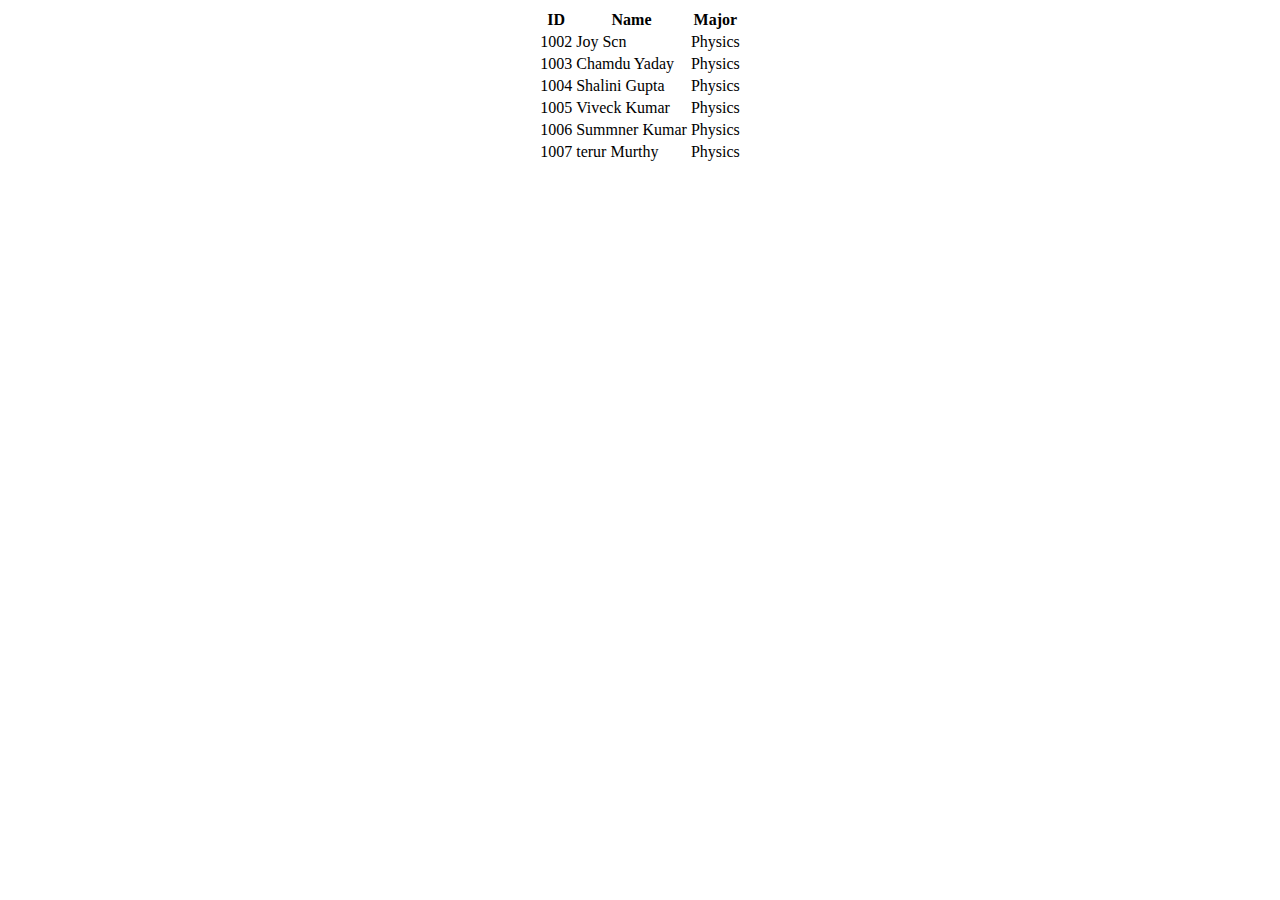
<file: botao.css/index.html>
<!DOCTYPE html>
<html lang="en">
<head>
    <meta charset="UTF-8">
    <meta name="viewport" content="width=device-width, initial-scale=1.0">
    <title>Document</title>
    <link rel="stylesheet" href="style.css">
</head>
<body>
    <div class="container">
        <table class="bordered striped centered highlight responsive-table">
            <thead>
                <tr>
                    <th>ID</th>
                    <th>Name</th>
                    <th>Major</th>
                </tr>
            </thead>
                <tr>
                    <td>1002</td>
                    <td>Joy Scn</td>
                    <td>Physics</td>                    
                </tr>
                <tr>
                    <td>1003</td>
                    <td>Chamdu Yaday</td>
                    <td>Physics</td>                    
                </tr>
                <tr>
                    <td>1004</td>
                    <td>Shalini Gupta</td>
                    <td>Physics</td>                    
                </tr>
                <tr>
                    <td>1005</td>
                    <td>Viveck Kumar</td>
                    <td>Physics</td>                    
                </tr>
                <tr>
                    <td>1006</td>
                    <td>Summner Kumar</td>
                    <td>Physics</td>                    
                </tr>
                <tr>
                    <td>1007</td>
                    <td>terur Murthy</td>
                    <td>Physics</td>                    
                </tr>
        </table>
    </div>
</body>
</html>
</file>
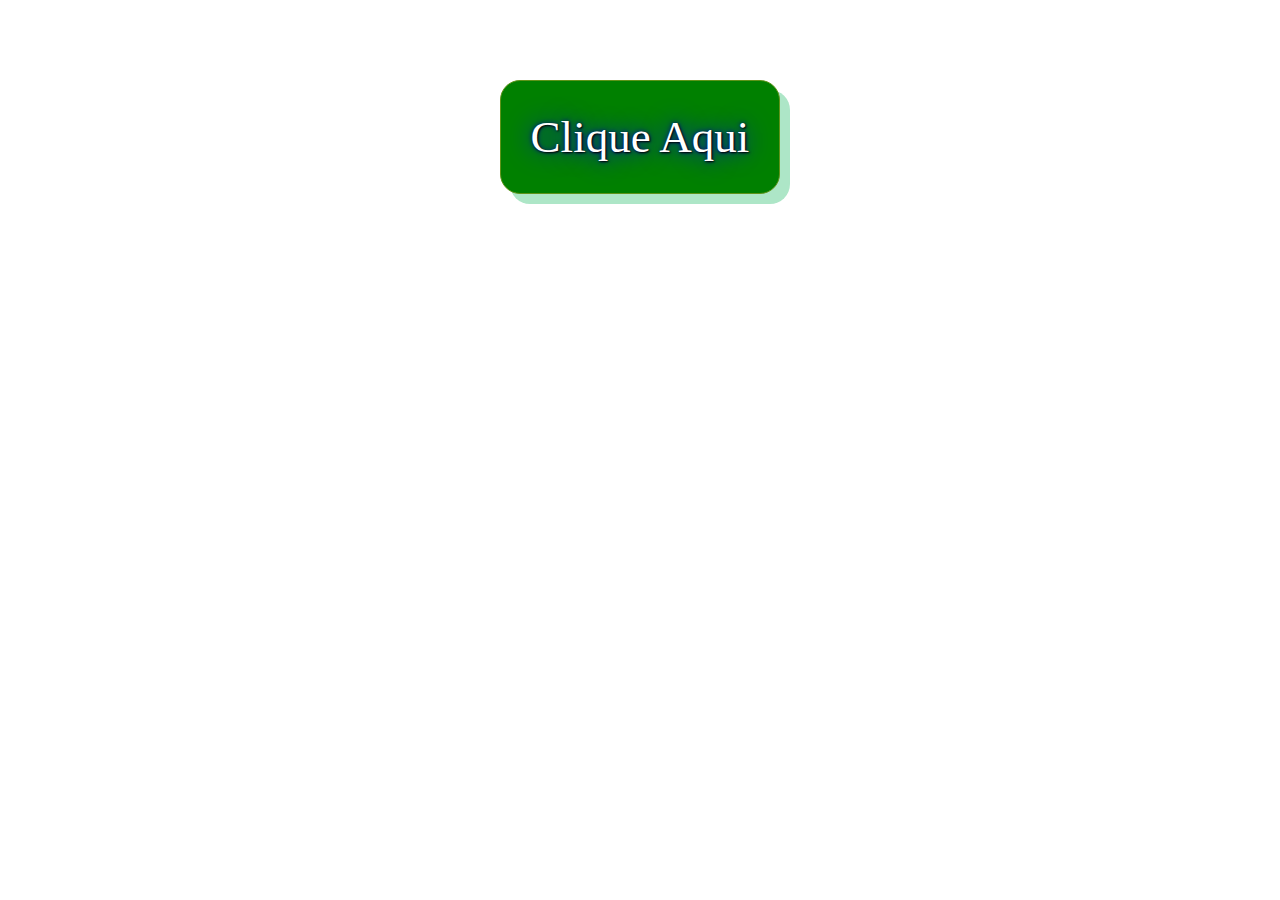
<file: botaocss/index.html>
<!DOCTYPE html>
<html lang="en">
<head>
    <meta charset="UTF-8">
    <meta name="viewport" content="width=device-width, initial-scale=1.0">
    <link rel="stylesheet" href="style.css">
    <title>Document</title>
</head>
<body>
    <a href="">Clique Aqui</a>
</body>
</html>
</file>
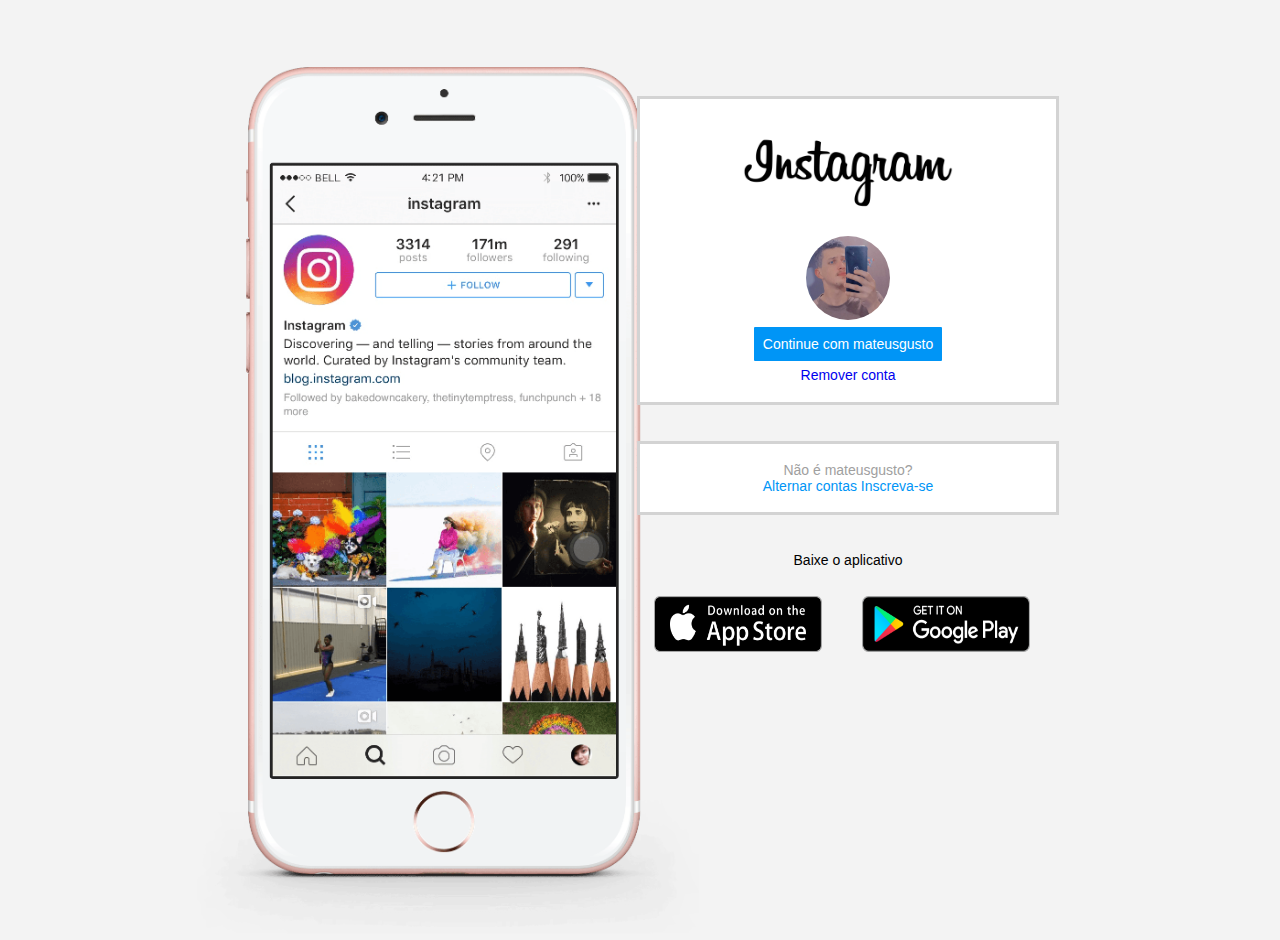
<file: Clonando o instagran -  dio.me/index.html>
<!DOCTYPE html>
<html lang="en">
<head>
    <meta charset="UTF-8">
    <meta http-equiv="X-UA-Compatible" content="IE=edge">
    <meta name="viewport" content="width=device-width, initial-scale=1.0">
    <title>Document</title>
    <link rel="stylesheet" href="style.css">
</head>
<body>
    <div class="instagran-wrapper">
        <div class="instagran-phone">
            <img src="./Img/socialmidia.png" alt="celular">
        </div>
        
        <div class="instagran-continue">
            <div class="group">

                <img src="./Img/Instagram-Logo-2010-2013.png" alt="">
                <div class="profile-photo">
                    <img src="./Img/perfil-foto.webp" alt="foto de perfil">
                </div>
                <a href="#" class="instagran-login">Continue com mateusgusto</a>
                <a href="#" clss="instagran-logout">Remover conta</a>
            </div>
            <div class="group">
                <p class="not-account">Não é mateusgusto?</p>
                <p class="not-account">
                    <span class="link-blue">Alternar contas</span>
                    <span class="link-blue">Inscreva-se</span>
                </p>
            </div>
            <div class="get-the-app">
                <p class="get-app">Baixe o aplicativo</p>
                <div class="dowload">
                    <a href="#" class="app-dowload">
                        <img src="Img/apple-button.png" alt="">
                    </a>
                    <a href="#" class="app-dowload">
                        <img src="Img/googleplay-button.png" alt="">
                    </a>
                </div>

            </div>
        </div>
    </div>
</body>
</html>
</file>
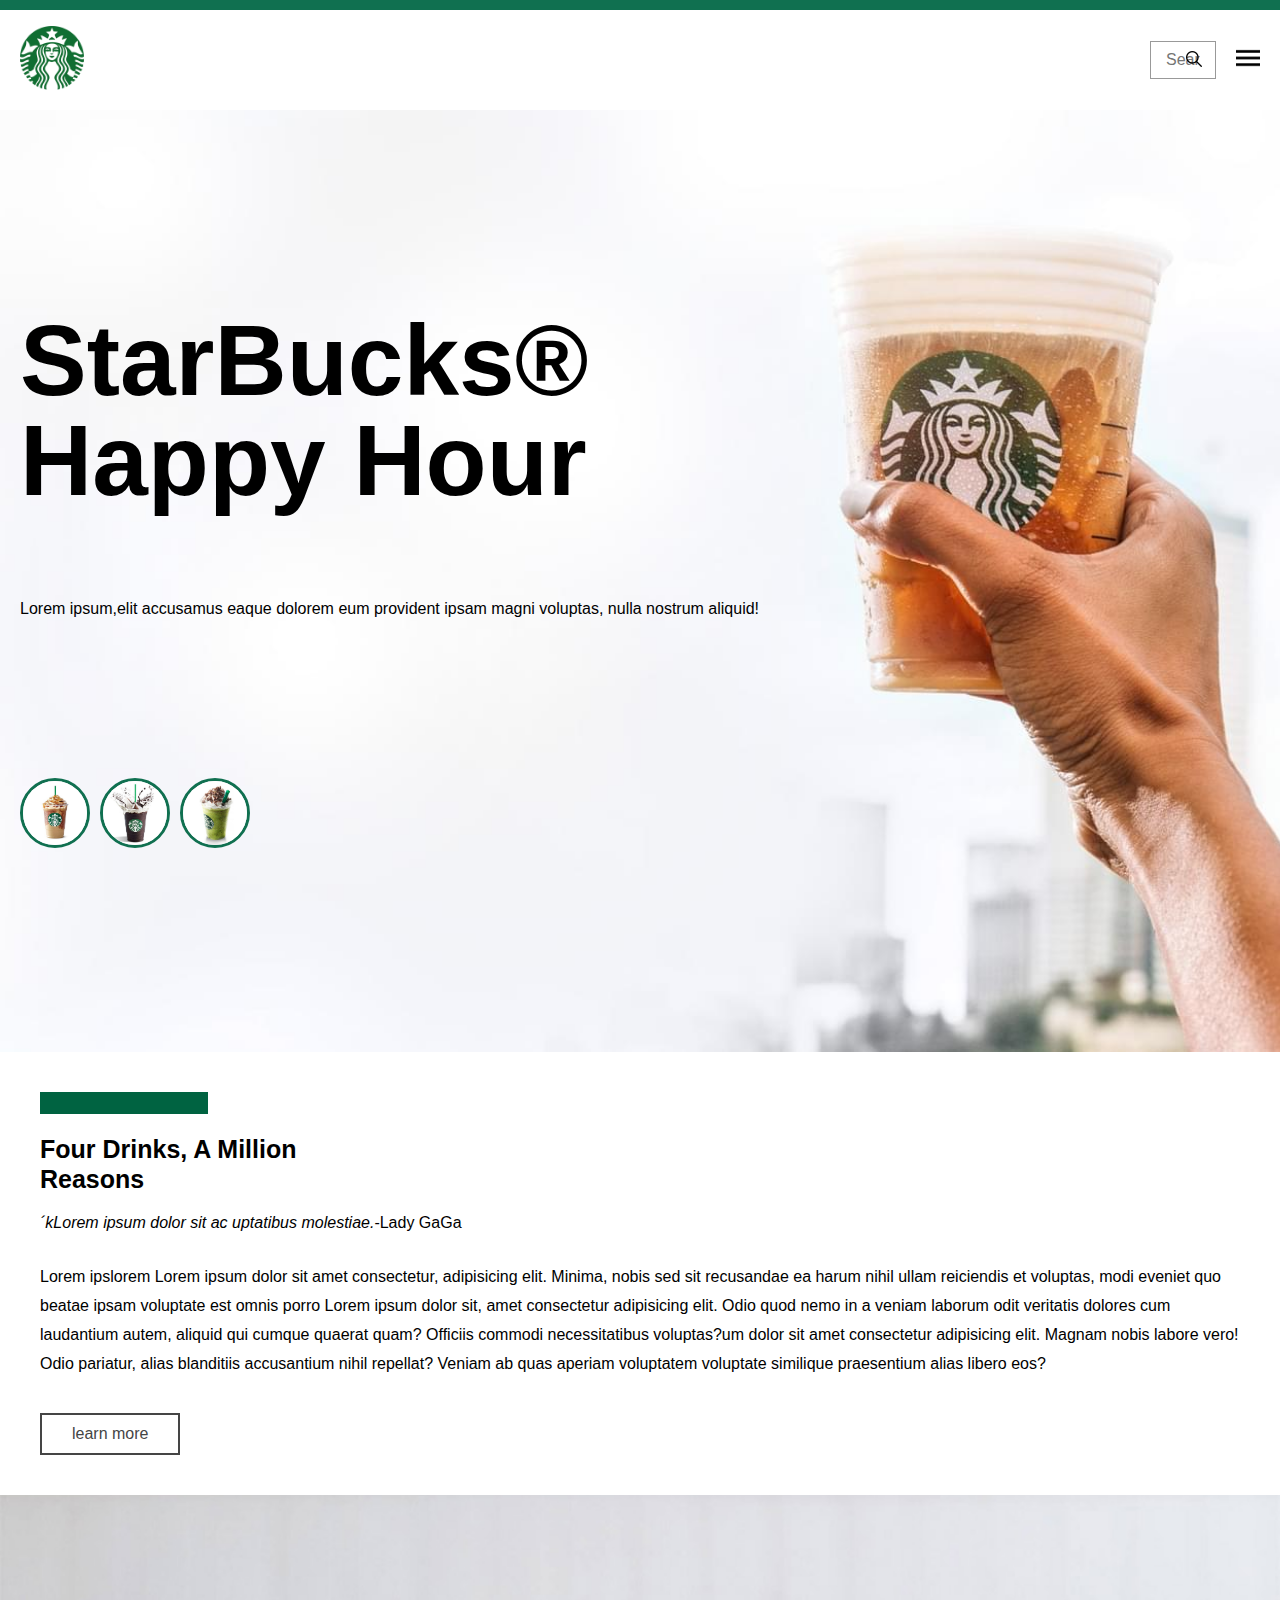
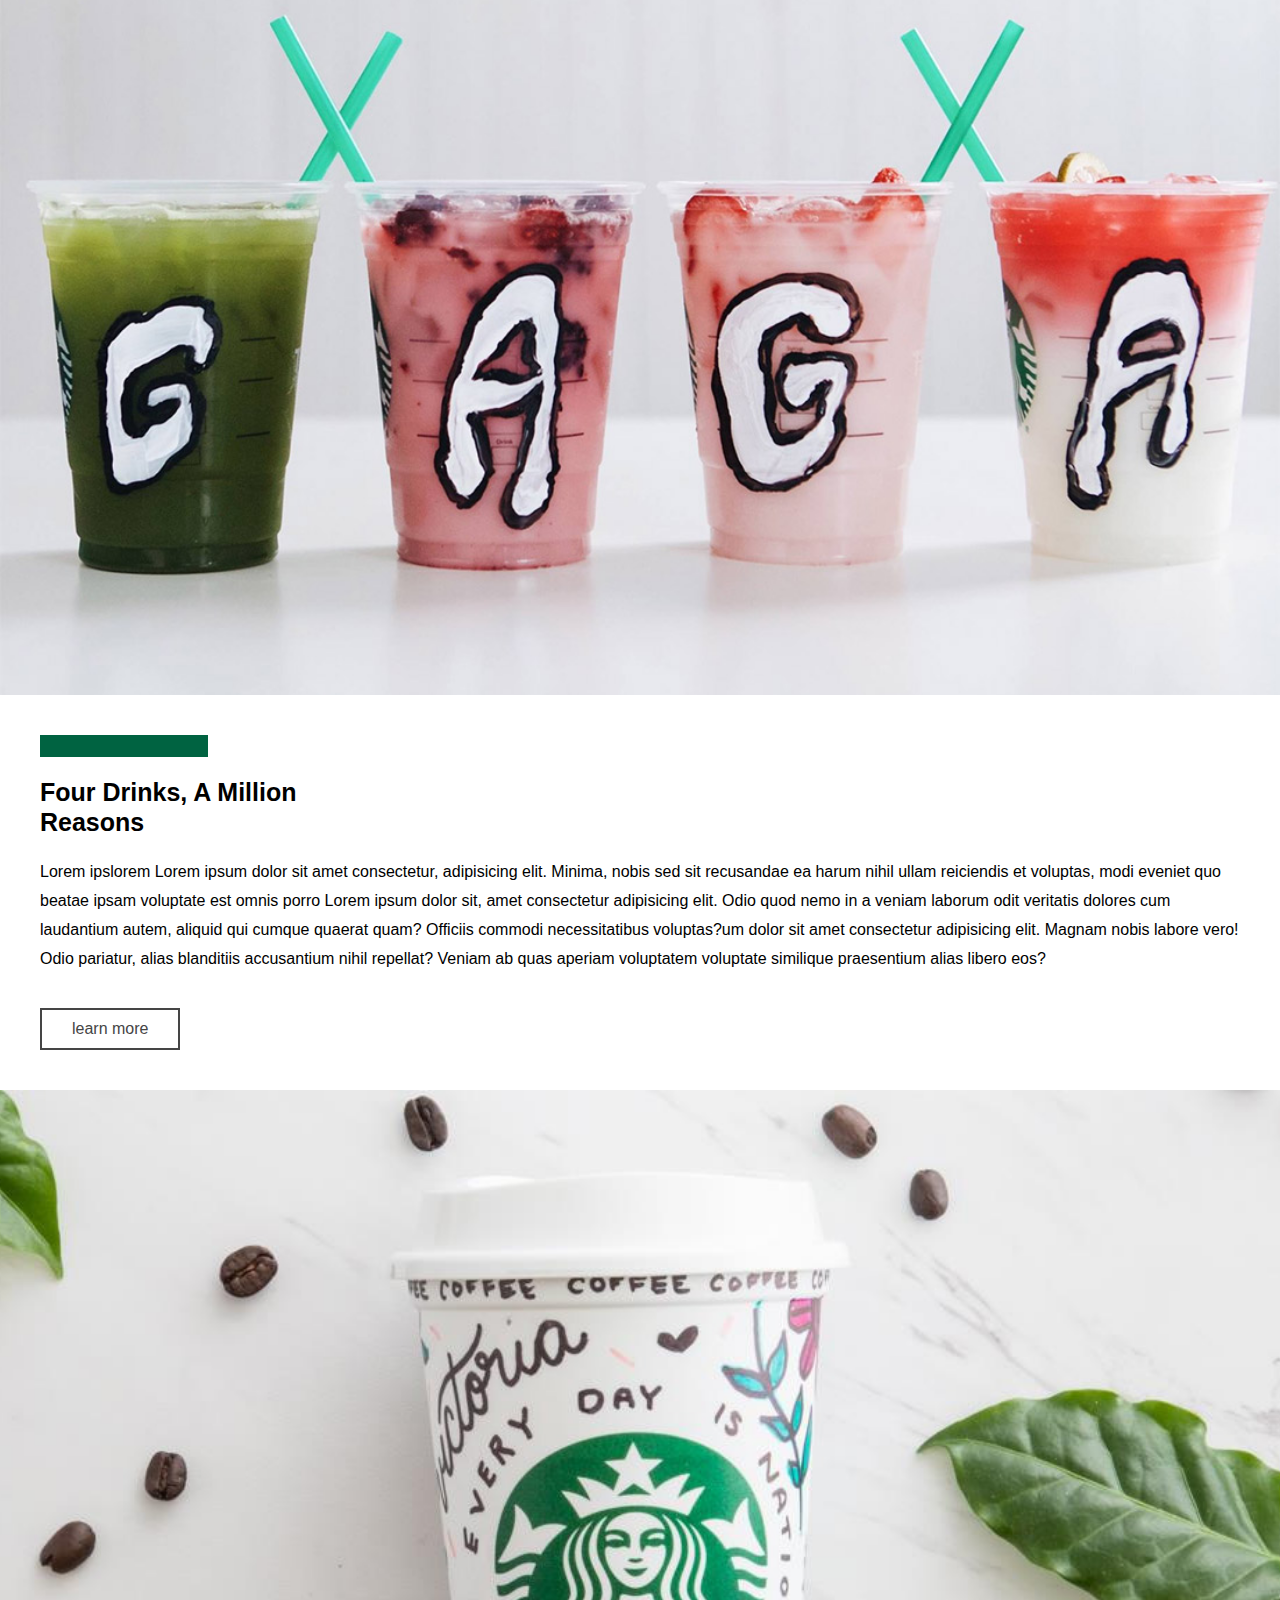
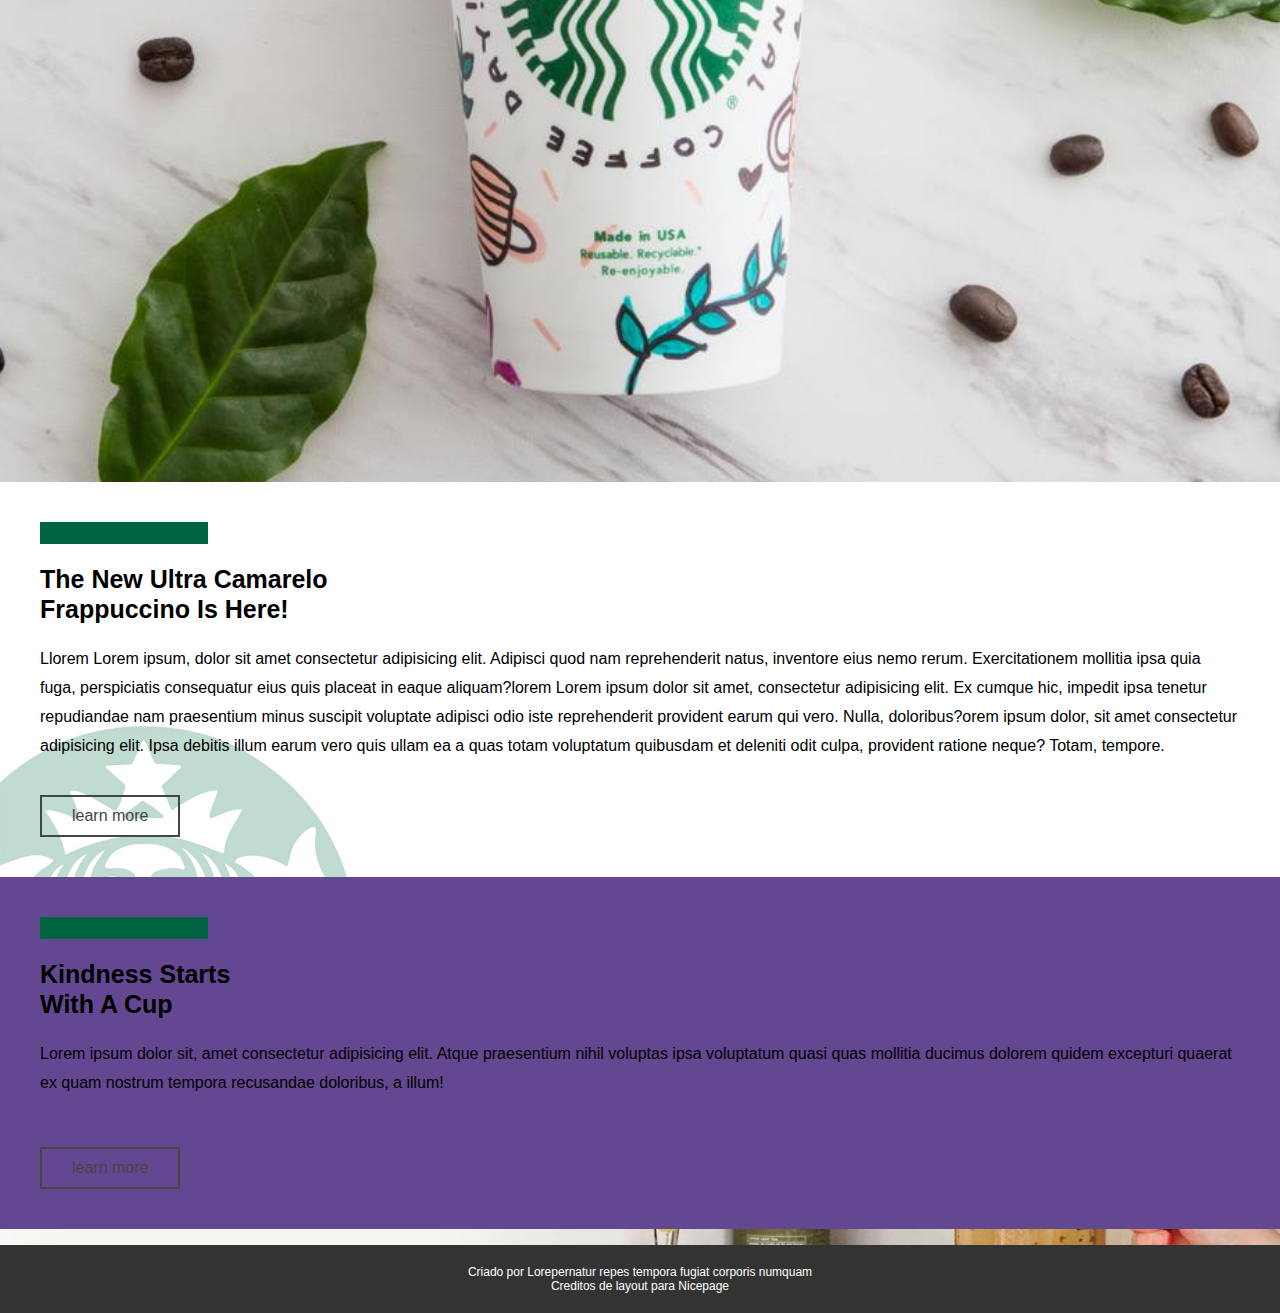
<file: Praticando/index.html>
<!DOCTYPE html>
<html lang="en">
<head>
    <meta charset="UTF-8">
    <meta name="viewport" content="width=device-width, initial-scale=1.0">
    <title>StarBucks°</title>
    <link rel="stylesheet" href="assets/css/style.css">
    <link rel="preconnect" href="https://fonts.googleapis.com"> <link rel="preconnect" href="https://fonts.gstatic.com" crossorigin> <link href="https: //fonts.googleapis.com/css2?family=Oswald:wght@700&display=swap" rel="stylesheet">
</head>
<body>
    <header> 
        <div class="line"></div>
    <div class="container header--area">
            <div class="header-left">
                <a href=""><img src="./logo.png" alt=""></a>
            </div>
        

        <div class="header--right">
            <div class="header--search">
                <form action="">
                    <input type="text" name="search" placeholder="Search">
                    <button>
                        <img src="./loupe.png" alt="">
                    </button>
                </form>
            </div>
            <div class="header--menu">
                <img src="./menu.png" alt="">
            </div>
        </div>
    </div>

    </header>

    <section class="banner">
        <div class="container">
            <h1>StarBucks®<br>Happy Hour</h1>
            <span>Lorem ipsum,elit accusamus eaque dolorem eum provident ipsam magni voluptas, nulla nostrum aliquid!</span>
            <div class="banner--imagens">
                <img src="./c1.jpg" alt=""><img src="./c2.jpg" alt=""><img src="./c3.jpg" alt="">
            </div>
        </div>

    </section>

    <section class="area1">
        <div class="area1--content">
            <div class="bar"></div>
            <h2>Four Drinks, A Million <br>Reasons</h2>
            <p class="italic"><em>´kLorem ipsum dolor sit ac uptatibus molestiae.</em>-Lady GaGa</p>
            <p class="area1--text">Lorem ipslorem
                Lorem ipsum dolor sit amet consectetur, adipisicing elit. Minima, nobis sed sit recusandae ea harum nihil ullam reiciendis et voluptas, modi eveniet quo beatae ipsam voluptate est omnis porro <architecto class="lorem">Lorem ipsum dolor sit, amet consectetur adipisicing elit. Odio quod nemo in a veniam laborum odit veritatis dolores cum laudantium autem, aliquid qui cumque quaerat quam? Officiis commodi necessitatibus voluptas?</architecto>um dolor sit amet consectetur adipisicing elit. Magnam nobis labore vero! Odio pariatur, alias blanditiis accusantium nihil repellat? Veniam ab quas aperiam voluptatem voluptate similique praesentium alias libero eos?</p>

            <a href="" class="button">learn more</a>
        </div>
        <div class="area1--img1"></div>
        <div class="area1--img2"></div>
    </section>

    <section class="area2">
        <div class="area2--content">
            <div class="bar"></div>
            <h2>Four Drinks, A Million <br>Reasons</h2>
            
            <p class="area2--text">Lorem ipslorem
                Lorem ipsum dolor sit amet consectetur, adipisicing elit. Minima, nobis sed sit recusandae ea harum nihil ullam reiciendis et voluptas, modi eveniet quo beatae ipsam voluptate est omnis porro <architecto class="lorem">Lorem ipsum dolor sit, amet consectetur adipisicing elit. Odio quod nemo in a veniam laborum odit veritatis dolores cum laudantium autem, aliquid qui cumque quaerat quam? Officiis commodi necessitatibus voluptas?</architecto>um dolor sit amet consectetur adipisicing elit. Magnam nobis labore vero! Odio pariatur, alias blanditiis accusantium nihil repellat? Veniam ab quas aperiam voluptatem voluptate similique praesentium alias libero eos?</p>

            <a href="" class="button">learn more</a>
        </div>
        <div class="area2--img1"></div>
        <div class="area2--img2"></div>
    </section>

    <section class="area3">
        <div class="area3--content">
            <div class="bar"></div>
            <h2>The New Ultra Camarelo <br> Frappuccino Is Here!
            </h2>
            <div class="area3--text">Llorem
                Lorem ipsum, dolor sit amet consectetur adipisicing elit. Adipisci quod nam reprehenderit natus, inventore eius nemo rerum. Exercitationem mollitia ipsa quia fuga, perspiciatis consequatur eius quis placeat in eaque aliquam?lorem
                Lorem ipsum dolor sit amet, consectetur adipisicing elit. Ex cumque hic, impedit ipsa tenetur repudiandae nam praesentium minus suscipit voluptate adipisci odio iste reprehenderit provident earum qui vero. Nulla, doloribus?orem ipsum dolor, sit amet consectetur adipisicing elit. Ipsa debitis illum earum vero quis ullam ea a quas totam voluptatum quibusdam et deleniti odit culpa, provident ratione neque? Totam, tempore.</div>
            <a href="" class="button">learn more</a>
        </div>

        <div class="area3--img1"></div>
    </section>

    <section class="area4">
        <div class="area4--content">
            <div class="bar"></div>
            <h2>Kindness Starts <br> With A Cup</h2>
            <div class="area4--text">Lorem ipsum dolor sit, amet consectetur adipisicing elit. Atque praesentium nihil voluptas ipsa voluptatum quasi quas mollitia ducimus dolorem quidem excepturi quaerat ex quam nostrum tempora recusandae doloribus, a illum!</div>
            <a href="" class="button">learn more</a>
        </div>
        <div class="area4--img1"></div>
    </section>

    <section class="area5">
        
    </section>

    <footer>
        Criado por Lorepernatur repes tempora fugiat corporis numquam <br>
        Creditos de layout para Nicepage
    </footer>
</body>
</html>
</file>
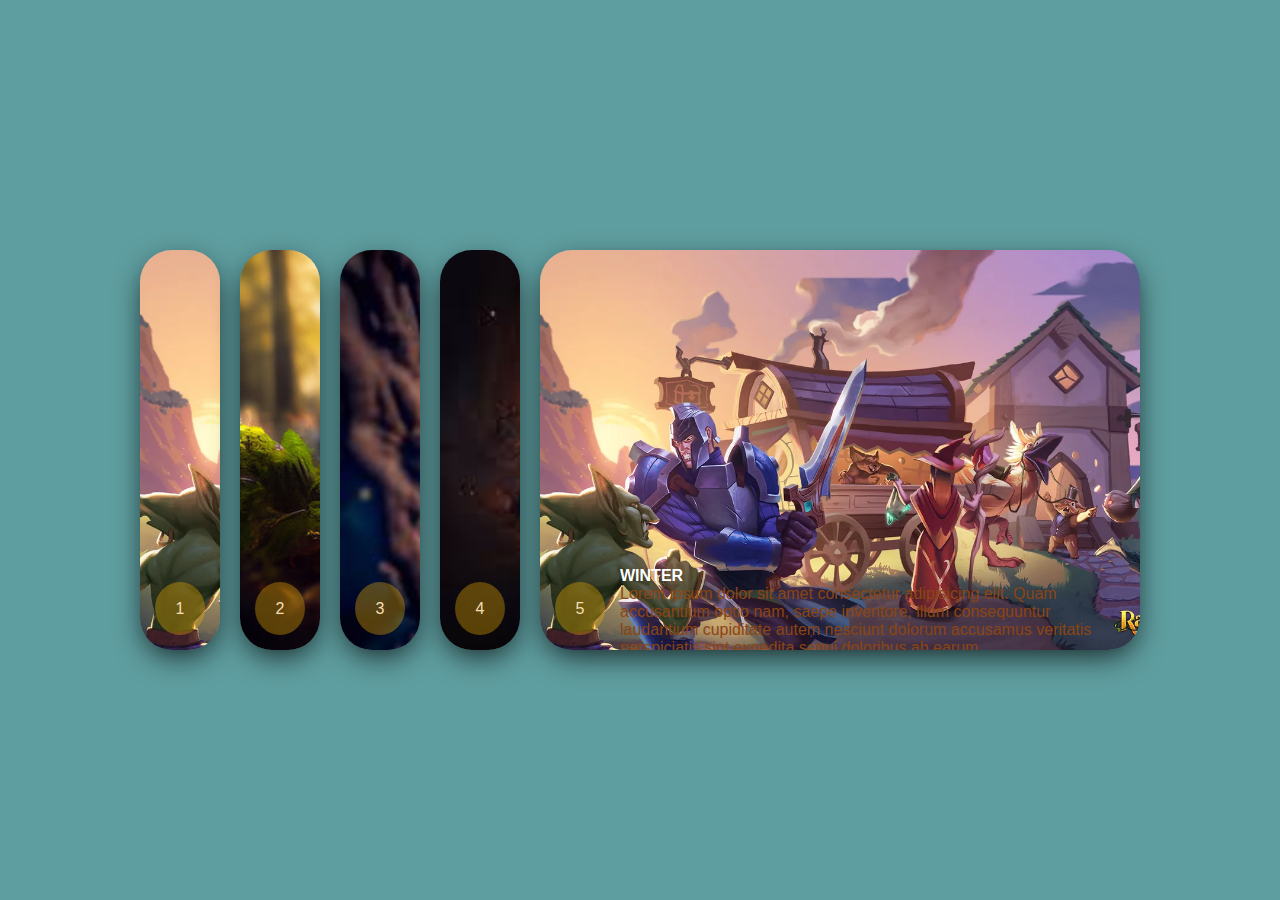
<file: ProjetoGradeIMG/index.html>
<!DOCTYPE html>
<html lang="en">
<head>
    <meta charset="UTF-8">
    <meta name="viewport" content="width=device-width, initial-scale=1.0">
    <link rel="stylesheet" href="style.css">
    <title>Document</title>
</head>
<body>
    <div class="wrapper">
        <div class="container">
            <input type="radio" name="slide" id="c1" checked>
            <label for="c1" class="card">
                <div class="row">
                    <div class="icon">1</div>
                    <div class="description">
                        <h4>Winter</h4>
                        <p>Lorem ipsum dolor sit amet consectetur adipisicing elit. Quam accusantium optio nam, saepe inventore, illum consequuntur laudantium cupiditate autem nesciunt dolorum accusamus veritatis perspiciatis sint expedita sequi doloribus ab earum.</p>
                        
                    </div>

                </div>
            </label>


    <input type="radio" name="slide" id="c2" checked>
    <label for="c2" class="card">
        <div class="row">
            <div class="icon">2</div>
            <div class="description">
                <h4>Winter</h4>
                <p>Lorem ipsum dolor sit amet consectetur adipisicing elit. Quam accusantium optio nam, saepe inventore, illum consequuntur laudantium cupiditate autem nesciunt dolorum accusamus veritatis perspiciatis sint expedita sequi doloribus ab earum.</p>
                
            </div>

        </div>
    </label>

    <input type="radio" name="slide" id="c3" checked>
    <label for="c3" class="card">
        <div class="row">
            <div class="icon">3</div>
            <div class="description">
                <h4>Winter</h4>
                <p>Lorem ipsum dolor sit amet consectetur adipisicing elit. Quam accusantium optio nam, saepe inventore, illum consequuntur laudantium cupiditate autem nesciunt dolorum accusamus veritatis perspiciatis sint expedita sequi doloribus ab earum.</p>
                
            </div>

        </div>
    </label>

    <input type="radio" name="slide" id="c4" checked>
    <label for="c4" class="card">
        <div class="row">
            <div class="icon">4</div>
            <div class="description">
                <h4>Winter</h4>
                <p>Lorem ipsum dolor sit amet consectetur adipisicing elit. Quam accusantium optio nam, saepe inventore, illum consequuntur laudantium cupiditate autem nesciunt dolorum accusamus veritatis perspiciatis sint expedita sequi doloribus ab earum.</p>
                
            </div>

        </div>
    </label>

    <input type="radio" name="slide" id="c5" checked>
    <label for="c5" class="card">
        <div class="row">
            <div class="icon">5</div>
            <div class="description">
                <h4>Winter</h4>
                <p>Lorem ipsum dolor sit amet consectetur adipisicing elit. Quam accusantium optio nam, saepe inventore, illum consequuntur laudantium cupiditate autem nesciunt dolorum accusamus veritatis perspiciatis sint expedita sequi doloribus ab earum.</p>
                
            </div>

        </div>
    </label>
</div>
</div>    
</body>
</html>
</file>
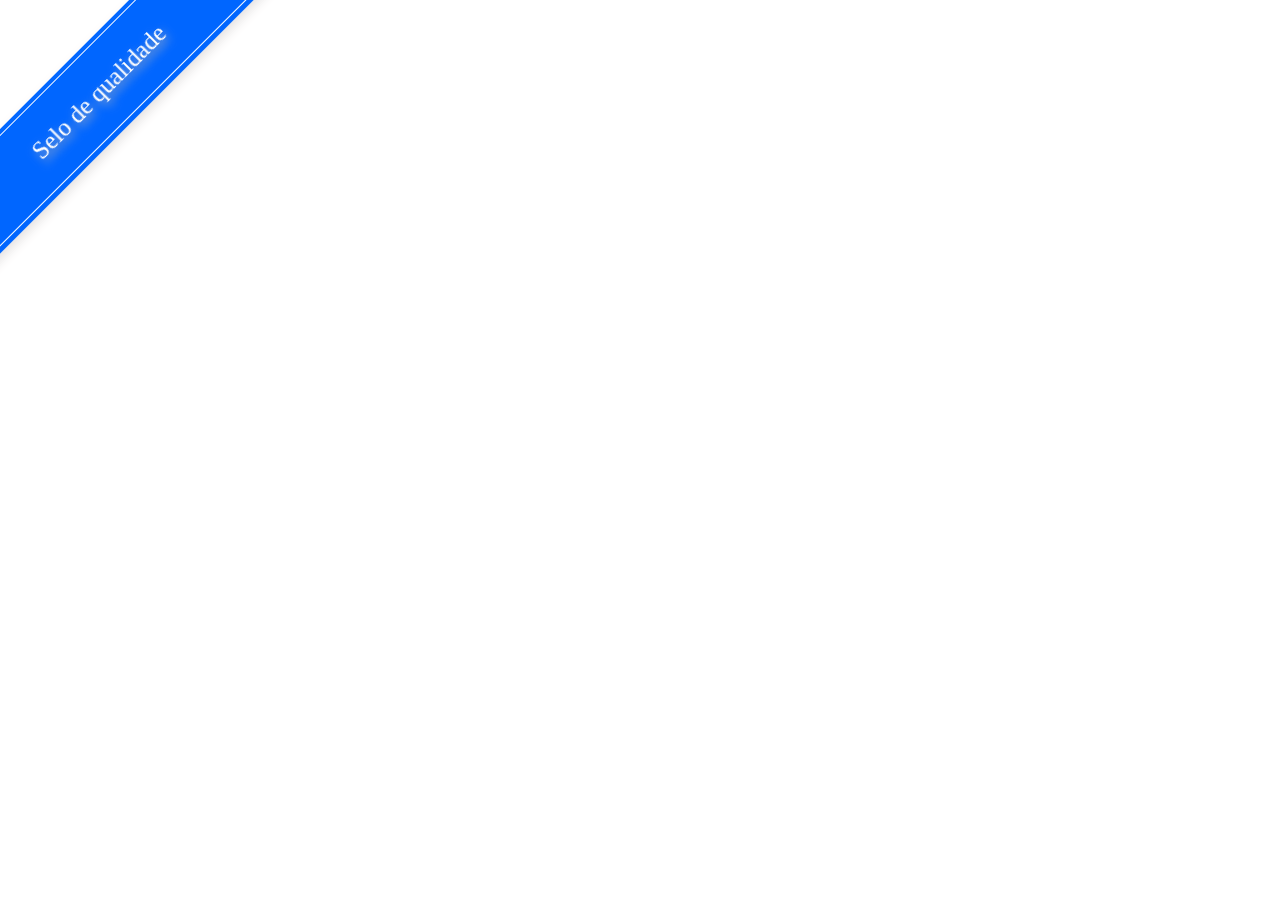
<file: selo de qulidade/index.html>
<!DOCTYPE html>
<html lang="en">
<head>
    <meta charset="UTF-8">
    <meta name="viewport" content="width=device-width, initial-scale=1.0">
   <link rel="stylesheet" href="style.css">
    <title>Exercício Selo de Qualidade</title>
</head>
<body>
    <div class="aviso">
        <a href="">Selo de qualidade</a>
    </div>
</body>
</html>
</file>
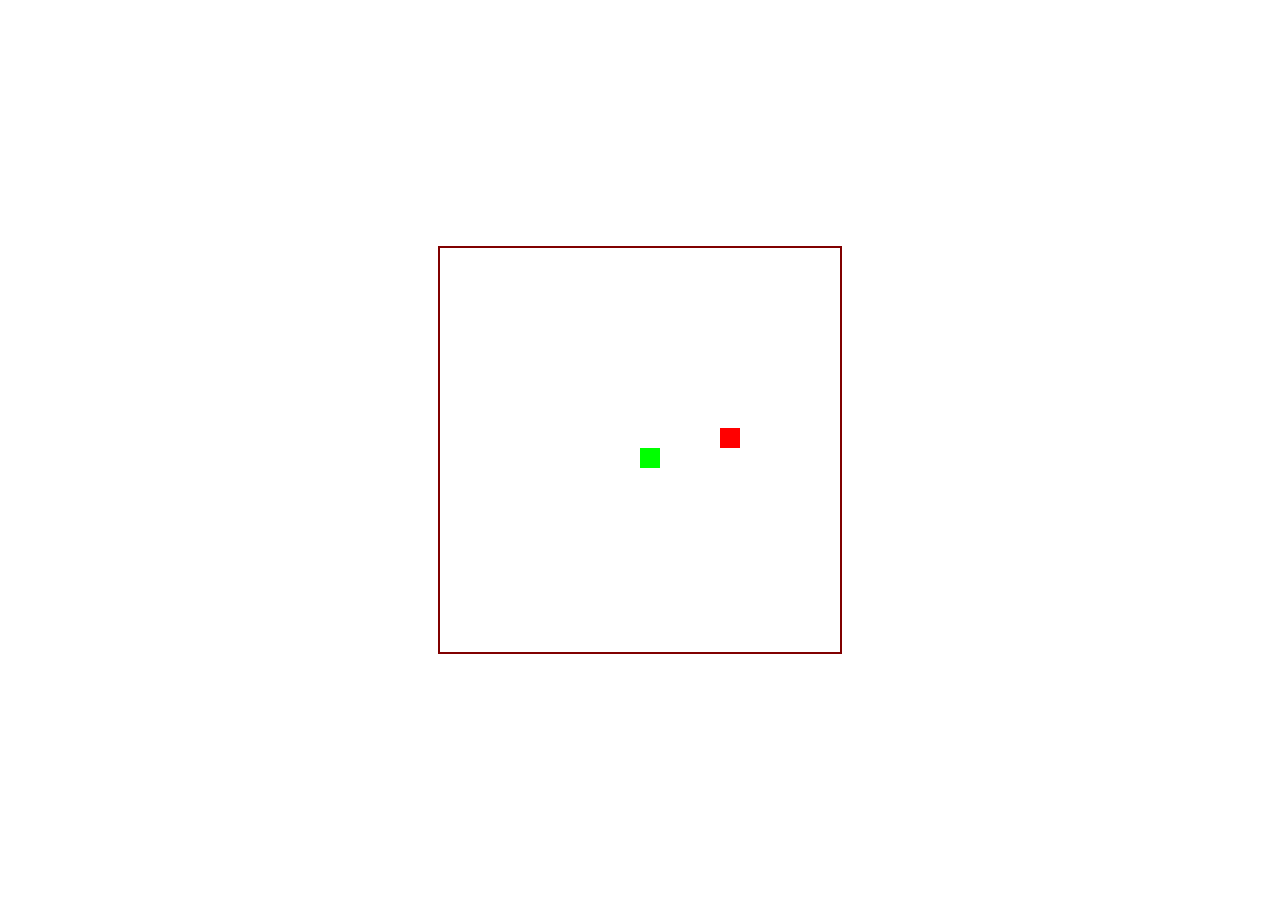
<file: cobrinha/inddex.html>
<!DOCTYPE html>
<html lang="en">
<head>
<meta charset="UTF-8">
<meta name="viewport" content="width=device-width, initial-scale=1.0">
<title>Jogo de Cobrinha</title>
<link rel="stylesheet" type="text/css" href="styles.css">

</head>
<body>
<div class="game-container">
  <canvas id="gameCanvas" width="400" height="400"></canvas>
</div>
<script src="script.js"></script>
</body>
</html>
</file>
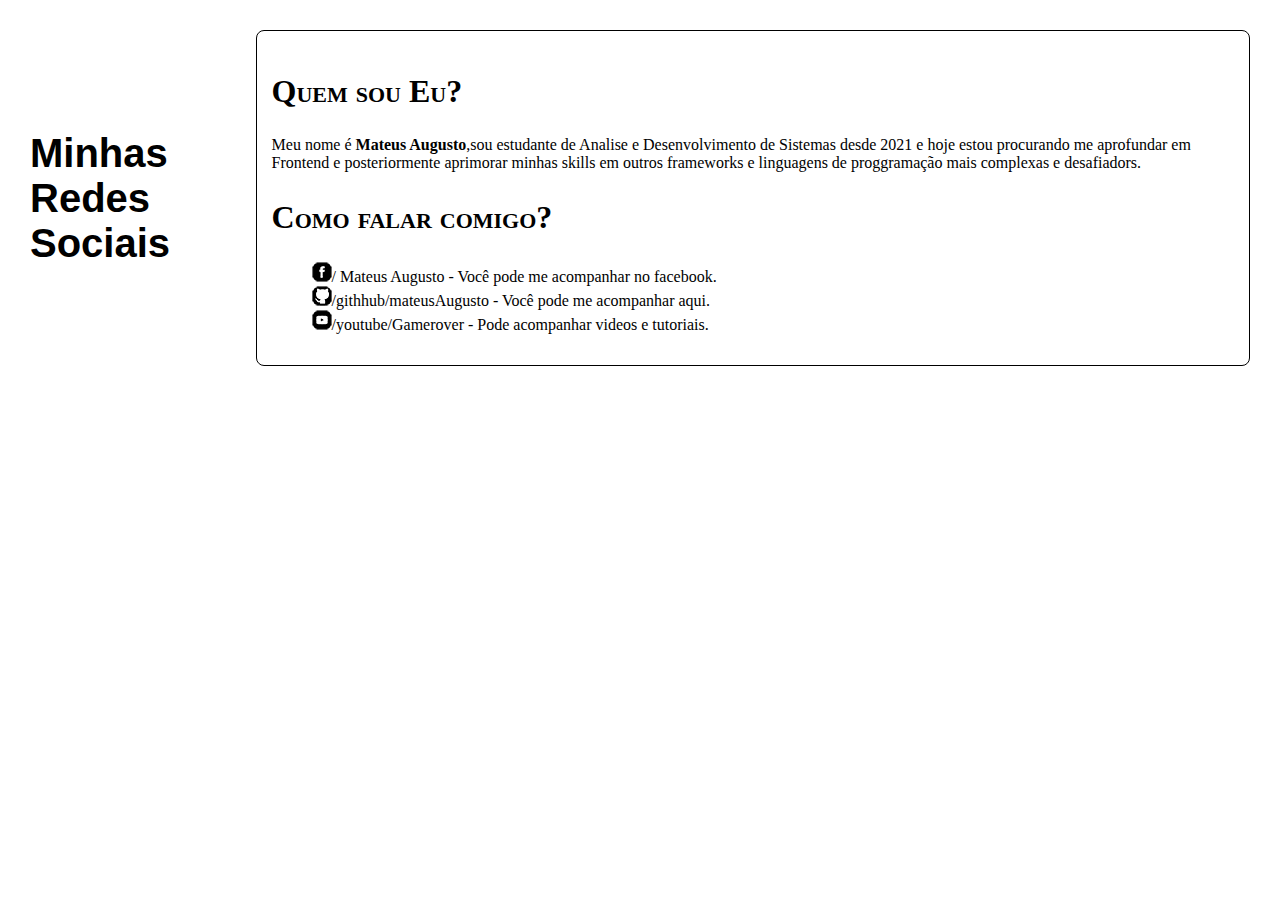
<file: Iniciante-html/part1.html>
<!DOCTYPE html>
<html lang="pt-br">

<head>
    <meta charset="UTF-8">
    <meta http-equiv="X-UA-Compatible" content="IE=edge">
    <meta name="viewport" content="width=device-width, initial-scale=1.0">
    <title>Social</title>
    <link rel="shortcut icon" href="programacao.png" type="image/x-icon">
    <link rel="stylesheet" href="style.css">
    
    

<!...link favicon..>
</head>

<body >

   <h1 data-text="Minhas Redes Sociais">Minhas Redes Sociais
            </h1><br>
    
            <div  class="MAIN">
                <h2 class="indice">Quem sou Eu?</h2>
                
                    <p>Meu nome é <b>Mateus Augusto</b>,sou estudante de Analise e Desenvolvimento de Sistemas desde 2021 e hoje estou procurando me aprofundar em Frontend e posteriormente aprimorar minhas skills em outros frameworks e linguagens de proggramação mais complexas
                    e desafiadors.</p>
                    <h2>
           
                    Como falar comigo?

                </h2>
            
                <ul class="nli">
                        <li><img src="icone-facebook.png">/<a href="https://www.facebook.com/"> Mateus Augusto</a> - Você pode me acompanhar no facebook.<br></li>

                        <li><img src="icone-github.png">/<a href="https://github.com/MateusAugusto1">githhub/mateusAugusto</a> - Você pode me acompanhar aqui.<br></li>

                        <li><img src="icone-youtube.png">/<a href="https://www.youtube.com/channel/UCzOP0K4Or01KtLTf87GOAWA">youtube/Gamerover</a> - Pode acompanhar videos e tutoriais.</li>
                    
                </ul>
            </div>
            
            </body>


</html>
</file>
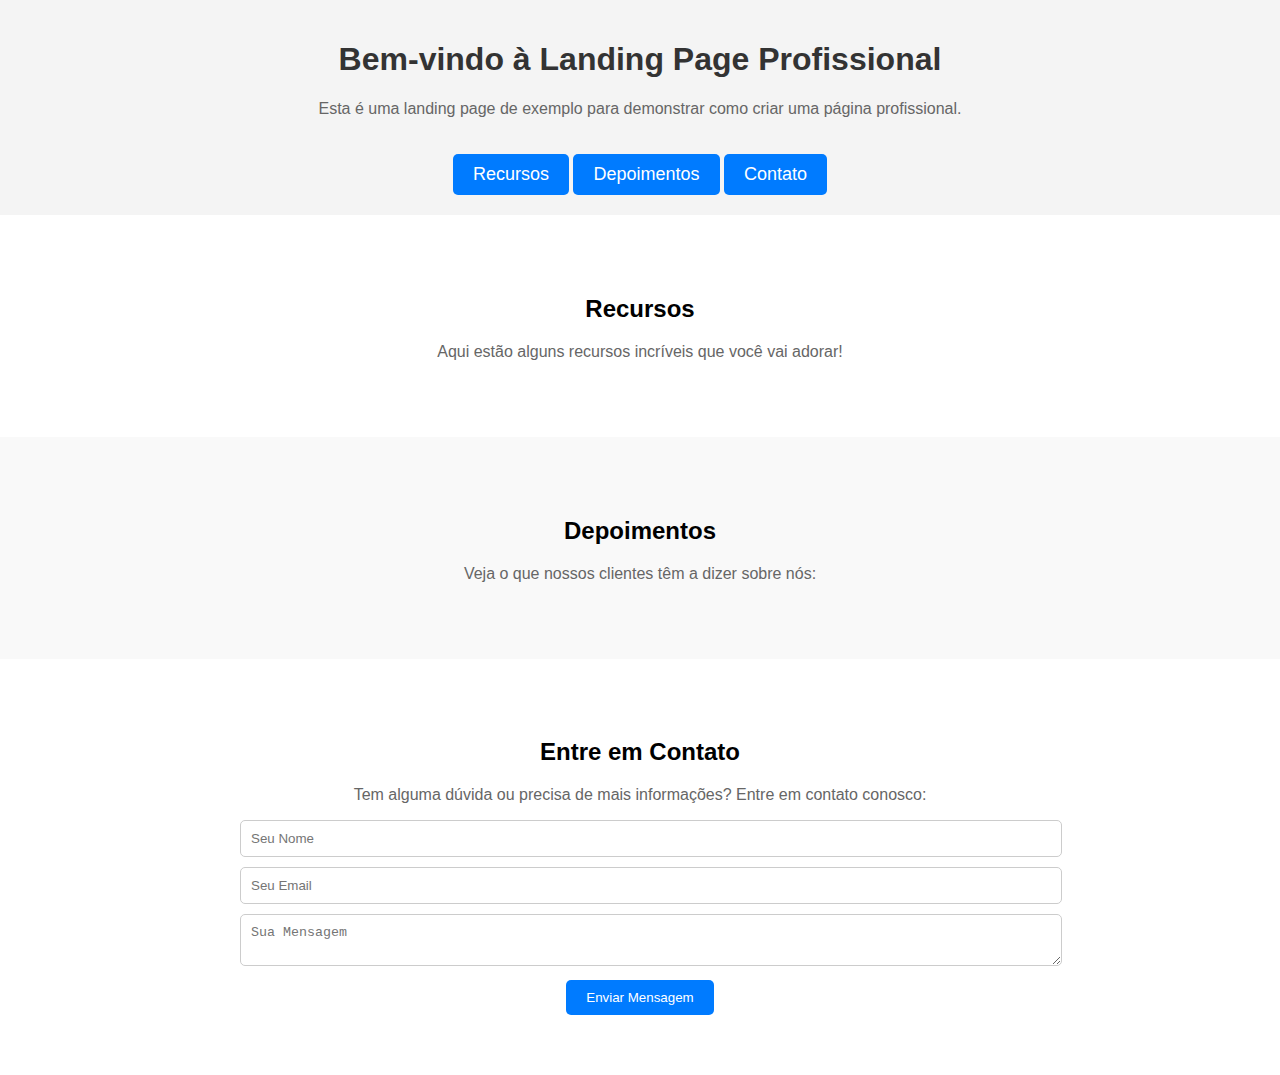
<file: p5ro/ij.html>
<!DOCTYPE html>
<html lang="en">
<head>
    <meta charset="UTF-8">
    <meta name="viewport" content="width=device-width, initial-scale=1.0">
    <title>Landing Page Profissional</title>
    <style>
        body {
            font-family: Arial, sans-serif;
            margin: 0;
            padding: 0;
            background-color: #f4f4f4;
        }
        .container {
            width: 80%;
            max-width: 800px;
            margin: 0 auto;
            padding: 20px;
            text-align: center;
        }
        h1 {
            color: #333;
        }
        p {
            color: #666;
        }
        .cta-button {
            display: inline-block;
            background-color: #007bff;
            color: #fff;
            text-decoration: none;
            font-size: 18px;
            padding: 10px 20px;
            border-radius: 5px;
            margin-top: 20px;
        }
        .cta-button:hover {
            background-color: #0056b3;
        }
        .feature-section {
            padding: 40px 0;
            background-color: #fff;
        }
        .testimonial-section {
            padding: 40px 0;
            background-color: #f9f9f9;
        }
        .contact-form {
            padding: 40px 0;
            background-color: #fff;
        }
        .contact-form input[type="text"],
        .contact-form textarea {
            width: 100%;
            padding: 10px;
            margin-bottom: 10px;
            border-radius: 5px;
            border: 1px solid #ccc;
        }
        .contact-form input[type="submit"] {
            background-color: #007bff;
            color: #fff;
            border: none;
            padding: 10px 20px;
            border-radius: 5px;
            cursor: pointer;
        }
        .contact-form input[type="submit"]:hover {
            background-color: #0056b3;
        }
    </style>
</head>
<body>
    <div class="container">
        <h1>Bem-vindo à Landing Page Profissional</h1>
        <p>Esta é uma landing page de exemplo para demonstrar como criar uma página profissional.</p>
        <a href="#features" class="cta-button">Recursos</a>
        <a href="#testimonials" class="cta-button">Depoimentos</a>
        <a href="#contact" class="cta-button">Contato</a>
    </div>

    <div id="features" class="feature-section">
        <div class="container">
            <h2>Recursos</h2>
            <p>Aqui estão alguns recursos incríveis que você vai adorar!</p>
            <!-- Adicione os recursos aqui -->
        </div>
    </div>

    <div id="testimonials" class="testimonial-section">
        <div class="container">
            <h2>Depoimentos</h2>
            <p>Veja o que nossos clientes têm a dizer sobre nós:</p>
            <!-- Adicione os depoimentos aqui -->
        </div>
    </div>

    <div id="contact" class="contact-form">
        <div class="container">
            <h2>Entre em Contato</h2>
            <p>Tem alguma dúvida ou precisa de mais informações? Entre em contato conosco:</p>
            <form action="#" method="post">
                <input type="text" name="name" placeholder="Seu Nome">
                <input type="text" name="email" placeholder="Seu Email">
                <textarea name="message" placeholder="Sua Mensagem"></textarea>
                <input type="submit" value="Enviar Mensagem">
            </form>
        </div>
    </div>

    <script>
        // Scroll suave para links internos
        document.querySelectorAll('a[href^="#"]').forEach(anchor => {
            anchor.addEventListener('click', function(e) {
                e.preventDefault();

                document.querySelector(this.getAttribute('href')).scrollIntoView({
                    behavior: 'smooth'
                });
            });
        });
    </script>
</body>
</html>
</file>
<file: botao.css/style.css>
body{
    display: flex;
    justify-content:space-around;
    flex-direction: column-reverse;
    align-items: center;
}
</file>
<file: botaocss/style.css>
*{
    margin: 0;
    padding: 0;
    box-sizing: border-box;
}
body{
    display: flex;
    justify-content: center;
    align-items: center;
    margin-top: 80px;
}
a{ 
    box-shadow: 10px 10px rgb(173, 230, 199);
    color: white;
    text-shadow: 1px 1px 2px black, 0 0 25px blue, 0 0 5px darkblue;
    font-size: 45px;
    text-decoration: none;
    border: 1px solid rgb(95, 148, 25);
    border-radius: 20px;
    padding: 30px;
    background-color: green;
}

a:hover{
    background-color: rgba(0, 128, 0, 0.801);
}
</file>
<file: Clonando o instagran -  dio.me/style.css>
* {
    padding: 0;
    margin: 0;
    box-sizing: content-box;
    text-decoration: none;
    font-family: sans-serif;
    font-size: 14px;

}

body {
    width: 100%;
    min-height: 100vh;
    background-color: rgb(243, 243, 243);
    margin: 0;
    padding: 0;
    display: flex;
    justify-content: center;
}
.instagran-continue img{
    width: 15em;
    height: 8em;
}
.instagran-wrapper{
    display: flex;
    align-items: center;
    justify-content: start;
    width: 60%;
    height: 100vh;


}

.instagran-phone {
    display: flex;
    align-items: center;
    justify-content: center;
    width: 50%;
}

.instagran-phone img {
    height: 70rem;
    
}


.instagran-continue{
    display: flex;
    align-items: center;
    justify-content: space-around;
    flex-direction: column;
    width: 60%;
    min-height: 37rem;
}

.group {
    display: flex;
    justify-content: space-between;
    align-items: center;
    flex-direction: column;
    background-color: #ffffff;
    width: 100%;
    padding: 1.3rem 0;
    margin: 1.3rem;
    border: solid lightgray;



}

.group:nth-child(1){
    min-height: 19rem;
}

.instagran-logo{
    height: 3rem;
}

.profile-photo{
    display: flex;
    justify-content: center;
    align-items: center;
    border-radius: 50%;
    overflow: hidden;
}

.profile-photo img{
    height: 6rem;
    width: 6rem;
    
}

.instagran-login {
    background-color: #0095f6;
    color: #ffffff;
    padding: 9px;
    border-radius: 1px;
}

.instagran-logout{
    color: #0095f6;
    margin-top: 21rem;
}

.not-account{
    color: rgb(160, 160, 160);
}

.link-blue{
    color: #0095f6;

}

.get-the-app{
    display: flex;
    flex-direction: column;
    align-items: center;
    justify-content: center;
    width: 100%;
    padding: 1.3rem 0;
}
.dowload a{
    width: 20vh;
    height: 20vh;
    background: no-repeat;

}

.dowload{
    display: flex;
    width: 100%;
    justify-content:space-around;
    align-items: center;
    padding: 2rem;

}

.app-dowload img {
    height: 4em;
    width: 12em;
}
</file>
<file: Praticando/assets/css/style.css>
*{
    margin: 0;
    padding: 0;
    box-sizing: border-box
}
@import url('https://fonts.googleapis.com/css2?family=Open+Sans:ital,wght@1,500&family=Oswald&display=swap');



body{
    font-family: "Open Sans", sans-serif;

}

.line{
    background-color:#107050;
    height: 10px;
}

.container{
    max-width: 1540px;
    margin: auto;
    
}

.bar{
    background-color:#006341 ;
    width: 168px;
    height: 22px;
}

h2{
    font-family: "Oswald", sans-serif;
    font-weight: 800;
    font-size: 35px;
    line-height: 45px;
    margin: 20px 0;

}

.button{
    display: inline-block;
    border: 2px solid #454545;
    padding: 10px 30px;
    color: #454545;
    text-decoration: none;
}

.button:hover{
    color: white;
    background-color: #454545;
}

.header--area{
    display: flex;
    justify-content: space-between;
    align-items: center;
    height: 100px;
    
}
.header-left img{
    height: 64px;
    width: 64px;
}

.header--right{
    display: flex;
    align-items: center;
}

.header--search form{
    display: flex;
}

.header--search input{
    font-size: 16px;
    padding: 9px 15px;
    border: 1px solid #999999;
    outline: 0;
    width: 100%;
    max-width: 250px;
}

.header--search button{
    border: 0;
    background: transparent;
    margin-left: -30px;
    cursor: pointer;

}

.header--search button img{
    width: 16px;
    height: 16px;
}

.header--menu{
    margin-left: 50px;
    cursor: pointer;

}

.header--menu img{
    width: 24px;
    height: 24px;

}

.banner{
    background-image: url(../imagens/bg.jpg);
    background-position: center;
    background-size: cover;
    padding-top: 200px;
    padding-bottom:200px;
}

.banner h1{
    font-family: "Oswald", sans-serif;
    font-weight: bold;
    font-size: 100px;
    line-height: 100px;
    margin: 0;
    margin-bottom: 90px;


}

.banner--imagens{
    margin-top: 10em;
}

.italic{
    margin-bottom: 30px;
}

.banner--imagens img{
    width: 200px;
    height: 200px;
    border: 6.5px solid #107050;
    border-radius: 50%;
    margin-right: 40px;
}

.area1{
    display:grid;
    grid-template-columns: repeat(2,1fr);
}

.area1--content{
    padding: 120px;
}

.area1--text{
    margin-bottom: 35px;
    line-height: 29px;
}


.area1--img1{
    background-image: url(../imagens/f2.jpg);
    background-size: cover;
    background-position: center;
    height:50em;
}


.area1--img2{
    grid-column: 2 / 3;
    grid-row: 1 / 3;
    background-image: url(../imagens/f1.jpg);
    background-size: cover;
    background-position: center;
}

.area2{
    display:grid;
    grid-template-columns: repeat(2,1fr);
}

.area2--content{
    padding: 120px;
}

.area2--text{
    margin-bottom: 35px;
    line-height: 29px;
}


.area2--img1{
    background-image: url(../imagens/f4.jpg);
    background-size: cover;
    background-position: center;
    height:62em;
}


.area2--img2{
    grid-column: 1 / 2;
    grid-row: 1 / 3;
    background-image: url(../imagens/f3.jpg);
    background-size: cover;
    background-position: center;
}


.area3{
    display:grid;
    grid-template-columns: repeat(2,1fr);
    
}

.area3--content{
    padding: 350px 60px;
    background-image: url(../imagens/bg2.jpg);
    background-size: cover;
    background-position: center;

}

.area3--text{
    margin-bottom: 35px;
    line-height: 29px;
}


.area3--img1{
    background-image: url(../imagens/f5.jpg);
    background-size: cover;
    background-position: left;

}

.area4{
    display: grid;
    grid-template-columns:82em 1fr;
    background-color: #644791;

}

.area4--content{
    padding: 200px 70px;

}

.area4--text{
    margin-bottom: 50px;
    line-height: 29px;
}

.area4--img1{
    background-image: url(../imagens/bg3.jpg);
    background-position: center;
    background-repeat: no-repeat;


}

.area5{
    background-image: url(../imagens/bg4.jpg);
    background-size: cover;
    background-position: center;
    height: 100em;
}

footer{
    background-color: #333;
    color: white;
    padding: 80px;
    text-align: center;
}

@media(min-width:769px) and (max-width:1140px){
    .container{
    padding-left: 20px;
    padding-right: 20px;
    }
}

@media(min-width:425px) and (min-width:769px){
    .container{
        padding-left: 20px;
        padding-right: 20px;
        }

        .area1{
            grid-template-columns: 3fr 2fr;
        }
        .area2{
            grid-template-columns: 2fr 3fr;
        }
        .area3{
            grid-template-columns: 3fr 2fr;
        }
}
@media(min-width:424px){
    .container{
        padding-left: 20px;
        padding-right: 20px;
        }

    .header--menu{
        margin-left: 20px;
    }

    .header--search input{
        max-width: 80px;
    }
    h1{
        font-size: 20px;
        line-height: 45px;
    }
    h2{
        font-size: 25px;
        line-height: 30px;
    }

    .banner--imagens img{
        width: 70px;
        height: 70px;
        border: 3px solid #107050;
        border-radius: 50%;
        margin-right: 10px;
    }

    .area1, .area2, .area3, .area4{
        grid-template-columns: 1fr;
    }

    .area1--content,.area2--content,.area3--content,.area4--content {
        padding: 40px;
    }

    .area5{
        height: 1em;
    }

    footer{
        font-size: 12px;
        padding: 20px 40px;
    }
}
</file>
<file: ProjetoGradeIMG/style.css>
*{
    box-sizing: border-box;
    margin: 0;
    padding: 0;
    font-family: Arial, Helvetica, sans-serif;
}

body{
    background-color: cadetblue;
}

.wrapper{
    width: 100%;
    height: 100vh;
    display: flex;
    align-items: center;
    justify-content: center;
}

.container{
    height: 400px;
    display: flex;
    flex-wrap: nowrap;
    justify-content: start;
}

.card{
    width: 80px;
    border-radius: .75rem;
    background-size: cover;
    cursor: pointer;
    overflow: hidden;
    border-radius: 2rem;
    margin: 0 10px;
    display: flex;
    align-items: flex-end;
    transition: .6s cubic-bezier(.28,-0.03,0,.99);
    box-shadow: 0px 10px 30px -5px rgba(0,0,0,0.8);
}

.card > .row{
    color: white;
    display: flex;
    flex-wrap: nowrap;
}

.card > .row > .icon{
    background: rgba(255, 187, 0, 0.329);
    color: wheat;
    border-radius: 50%;
    width: 50px;
    display: flex;
    justify-content: center;
    align-items: center;
    margin: 15px;
}

.card> .row > .description{
    display: flex;
    justify-content: right;
    flex-direction: column;
    overflow: hidden;
    width: 510px;
    height: 83px;
    opacity: 0;
    transform: translateY(30px);
    transition-delay: .3s;
    transition: all .3s ease;

}

.description p{
    color: saddlebrown;
}

.description h4{
    text-transform: uppercase;
}

input{
    display: none;

}

input:checked + label{
    width: 600px;
}

input:checked + label .description{
    opacity: 1 !important;
    transform: translateY(0) !important;
}

.card[for="c1"] {
    background-image: url(./ravencrest-fullhd.webp);
    background-repeat: no-repeat;
    background-size: cover;
}


.card[for="c2"] {
    background-image: url(./360_F_535473874_OWCa2ohzXXNZgqnlzF9QETsnbrSO9pFS.jpg);
    background-repeat: no-repeat;
    background-size: cover;
}


.card[for="c3"] {
    background-repeat: no-repeat;
    background-size: cover;
    background-image: url(./17323709-close-up-de-um-reptil-em-um-galho-de-arvore-contra-um-impressionante-papel-de-parede-de-fundo-natural-hd-foto.jpg);
}

.card[for="c4"] {
    background-image: url(./images.jpg);
    background-repeat: no-repeat;
    background-size: cover;
}

.card[for="c5"] {
    background-image: url(./ravencrest-fullhd.webp);
    background-repeat: no-repeat;
    background-size: cover;

}
</file>
<file: selo de qulidade/style.css>
body{
    overflow: hidden;
}
.aviso {
    background-color: rgb(0, 102, 255);
    transform: rotate(-45deg);  
    display: inline-block;
    padding: 30px 5px;
    position: fixed;
    left: -200px;
    top: 50px;
    box-shadow: 0 5px 10px #e6e3e3;
}

.aviso a {
    text-decoration: none;
    color: #fff;
    border: 1px solid #fff;
    padding: 25px 200px;
    margin-left: 5px;
    font-size: 25px;
    text-shadow: 0 5px 10px #bdbaba;
    font-weight: 500;
}
</file>
<file: cobrinha/styles.css>
body {
    font-family: Arial, sans-serif;
    display: flex;
    justify-content: center;
    align-items: center;
    height: 100vh;
    margin: 0;
  }
  
  .game-container {
    border: 2px solid #810000;
  }
</file>
<file: Iniciante-html/style.css>
body{
    display: flex;
    justify-content: center;
    align-items: center;
    padding: 20px;
    margin: 10px;
}

h1{
    font-weight:bold;
    font-size: 40px;
    font-family: Verdana, Geneva, Tahoma, sans-serif;
    
}

.MAIN{
    border: 1px solid black;
    padding: 15px;
    border-radius: 8px;


}

.indice, h2{
    font-size: 2em;
    font-variant: small-caps;
}

p, .nli{
    
    font-style: normal;
    font-size: 1em;
}

li{
    list-style-type: none;
}

.nli a{
    text-decoration: none;
    color: #000;
    

}

.nli a:hover{
    font-size: 1.2em;
    animation: backwards;
}
</file>
